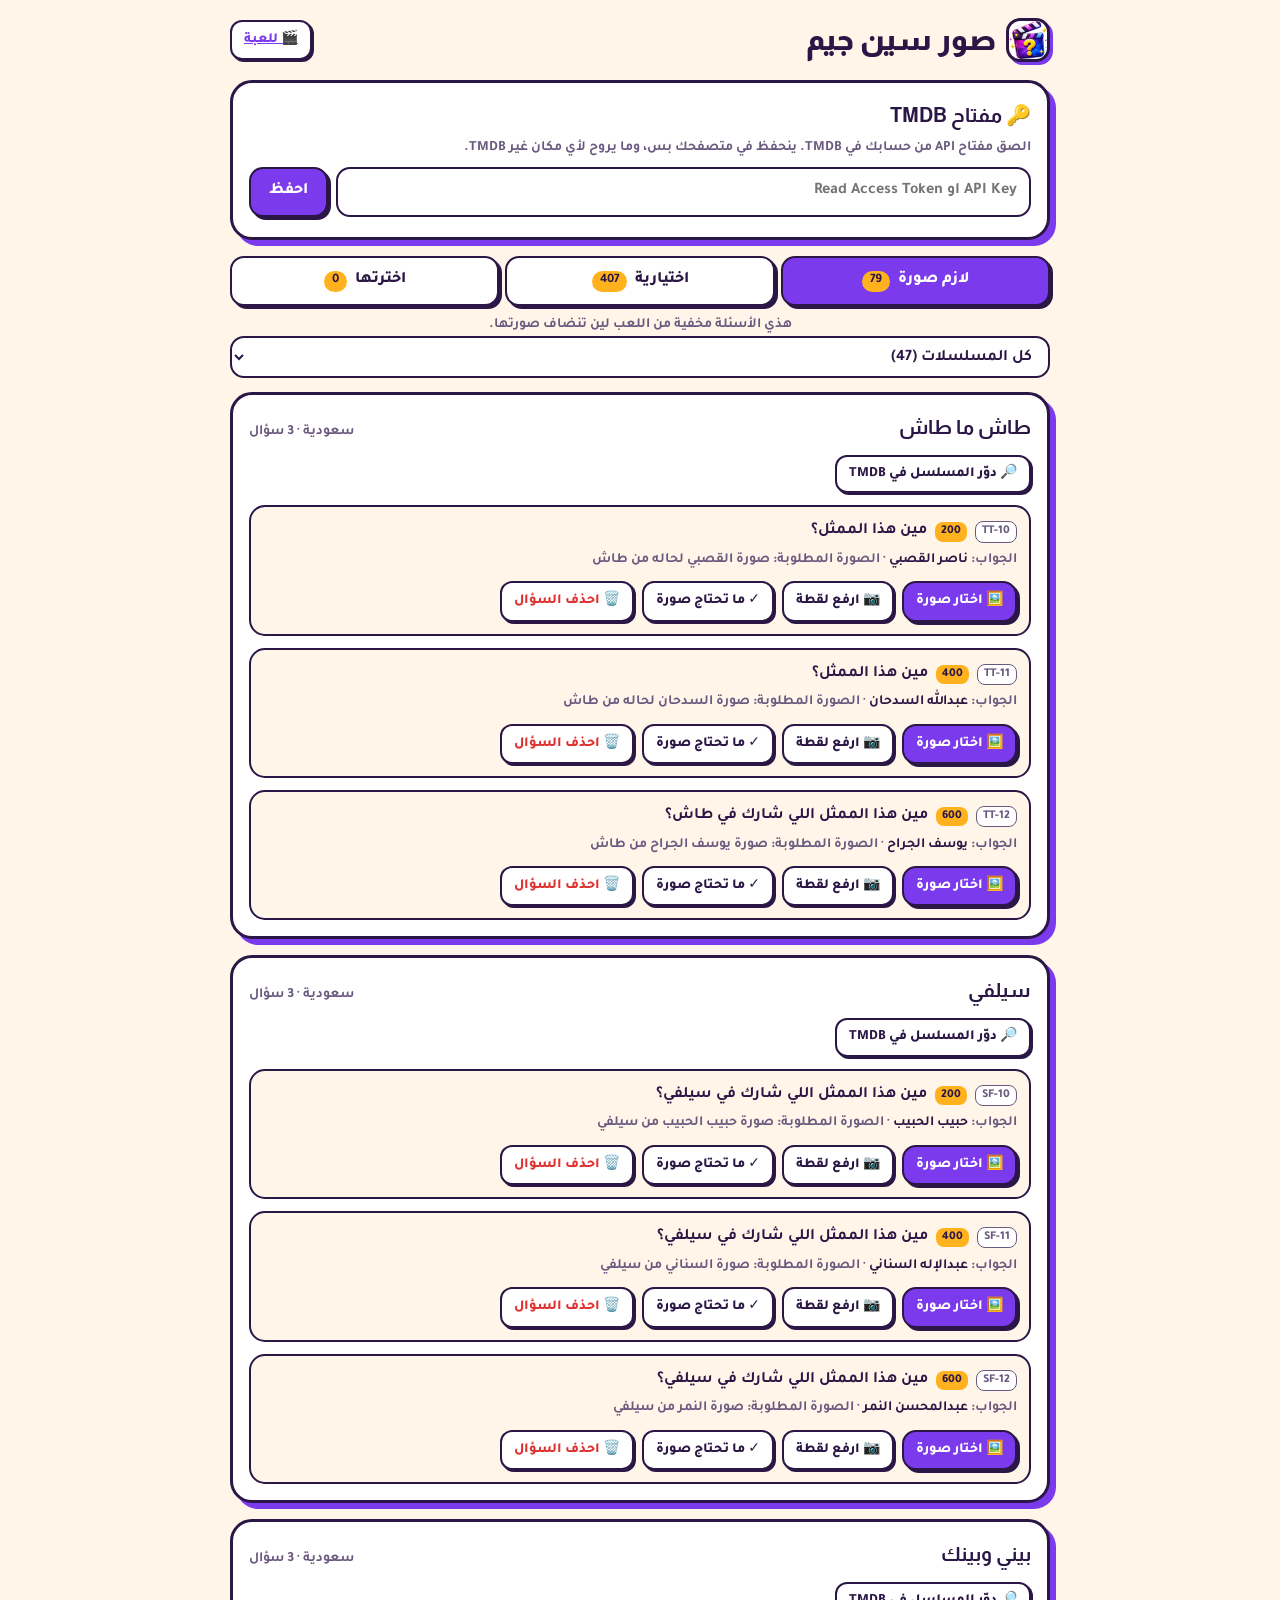
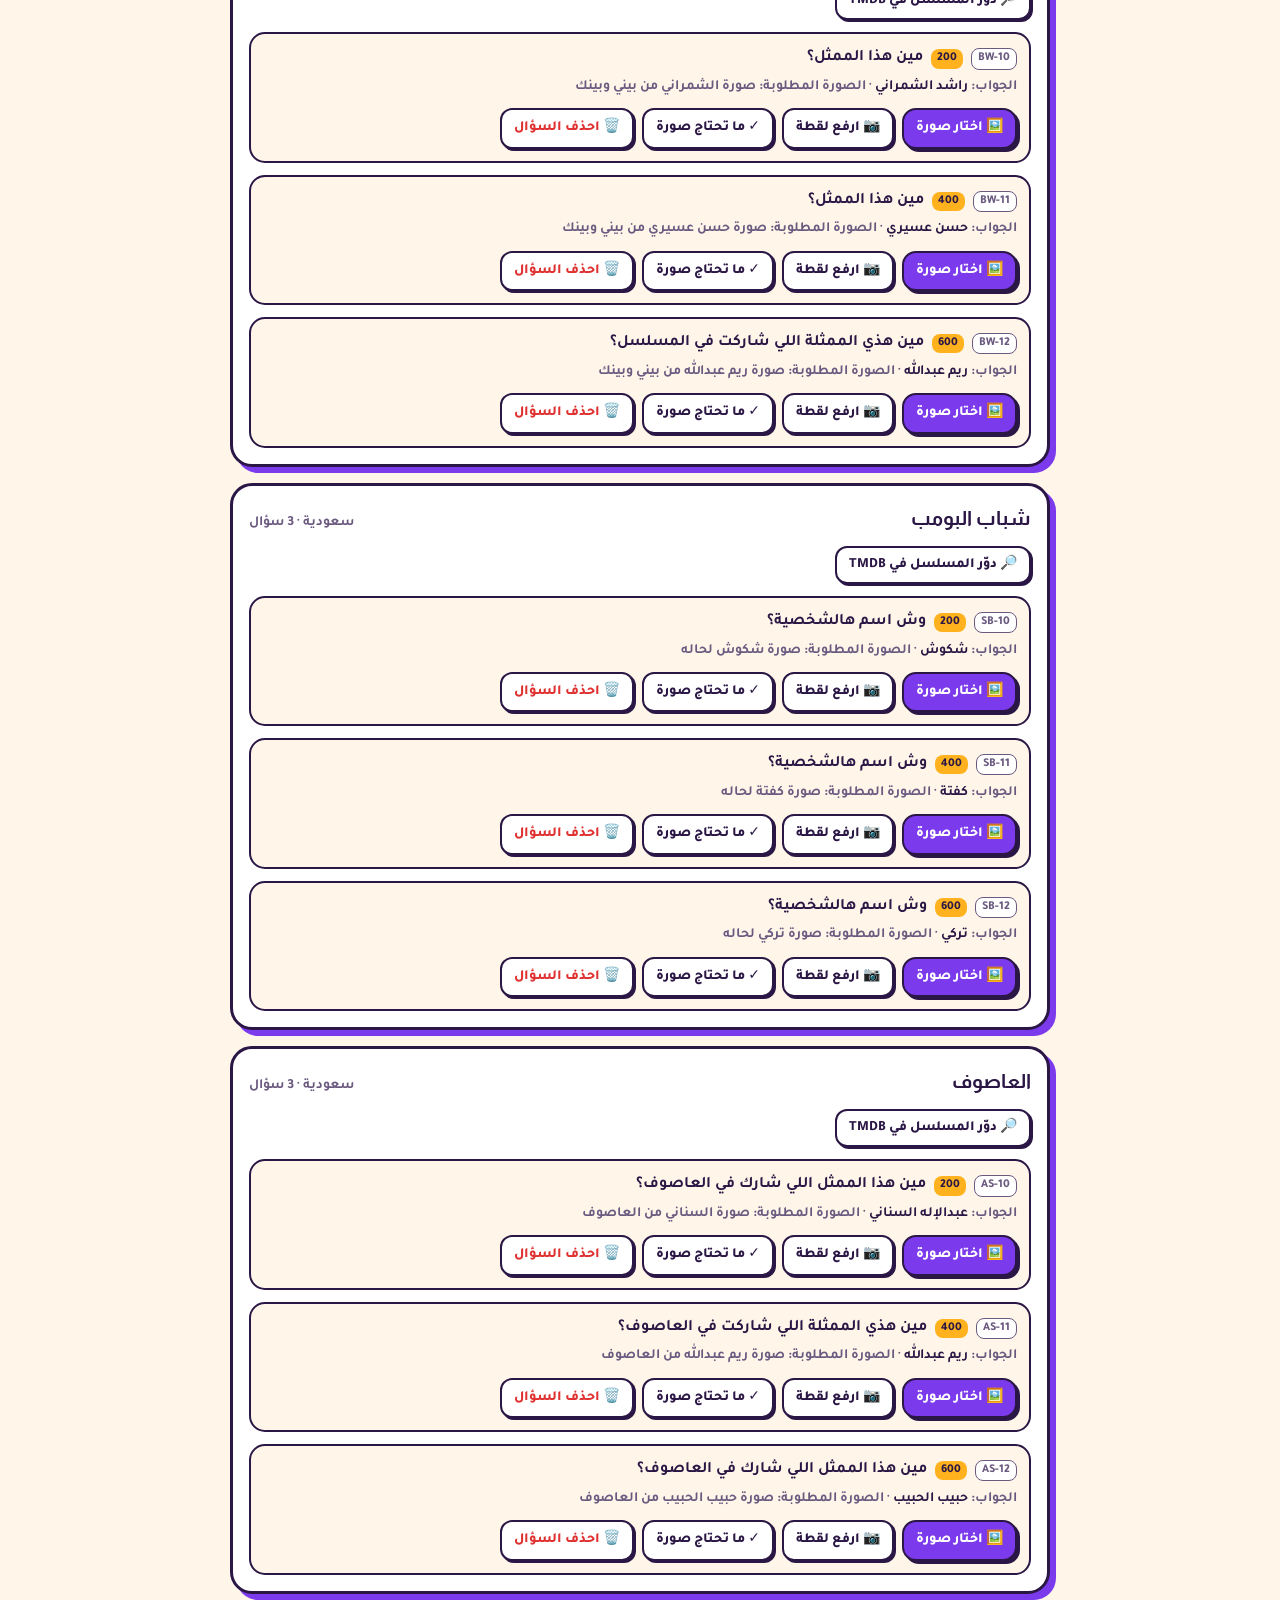
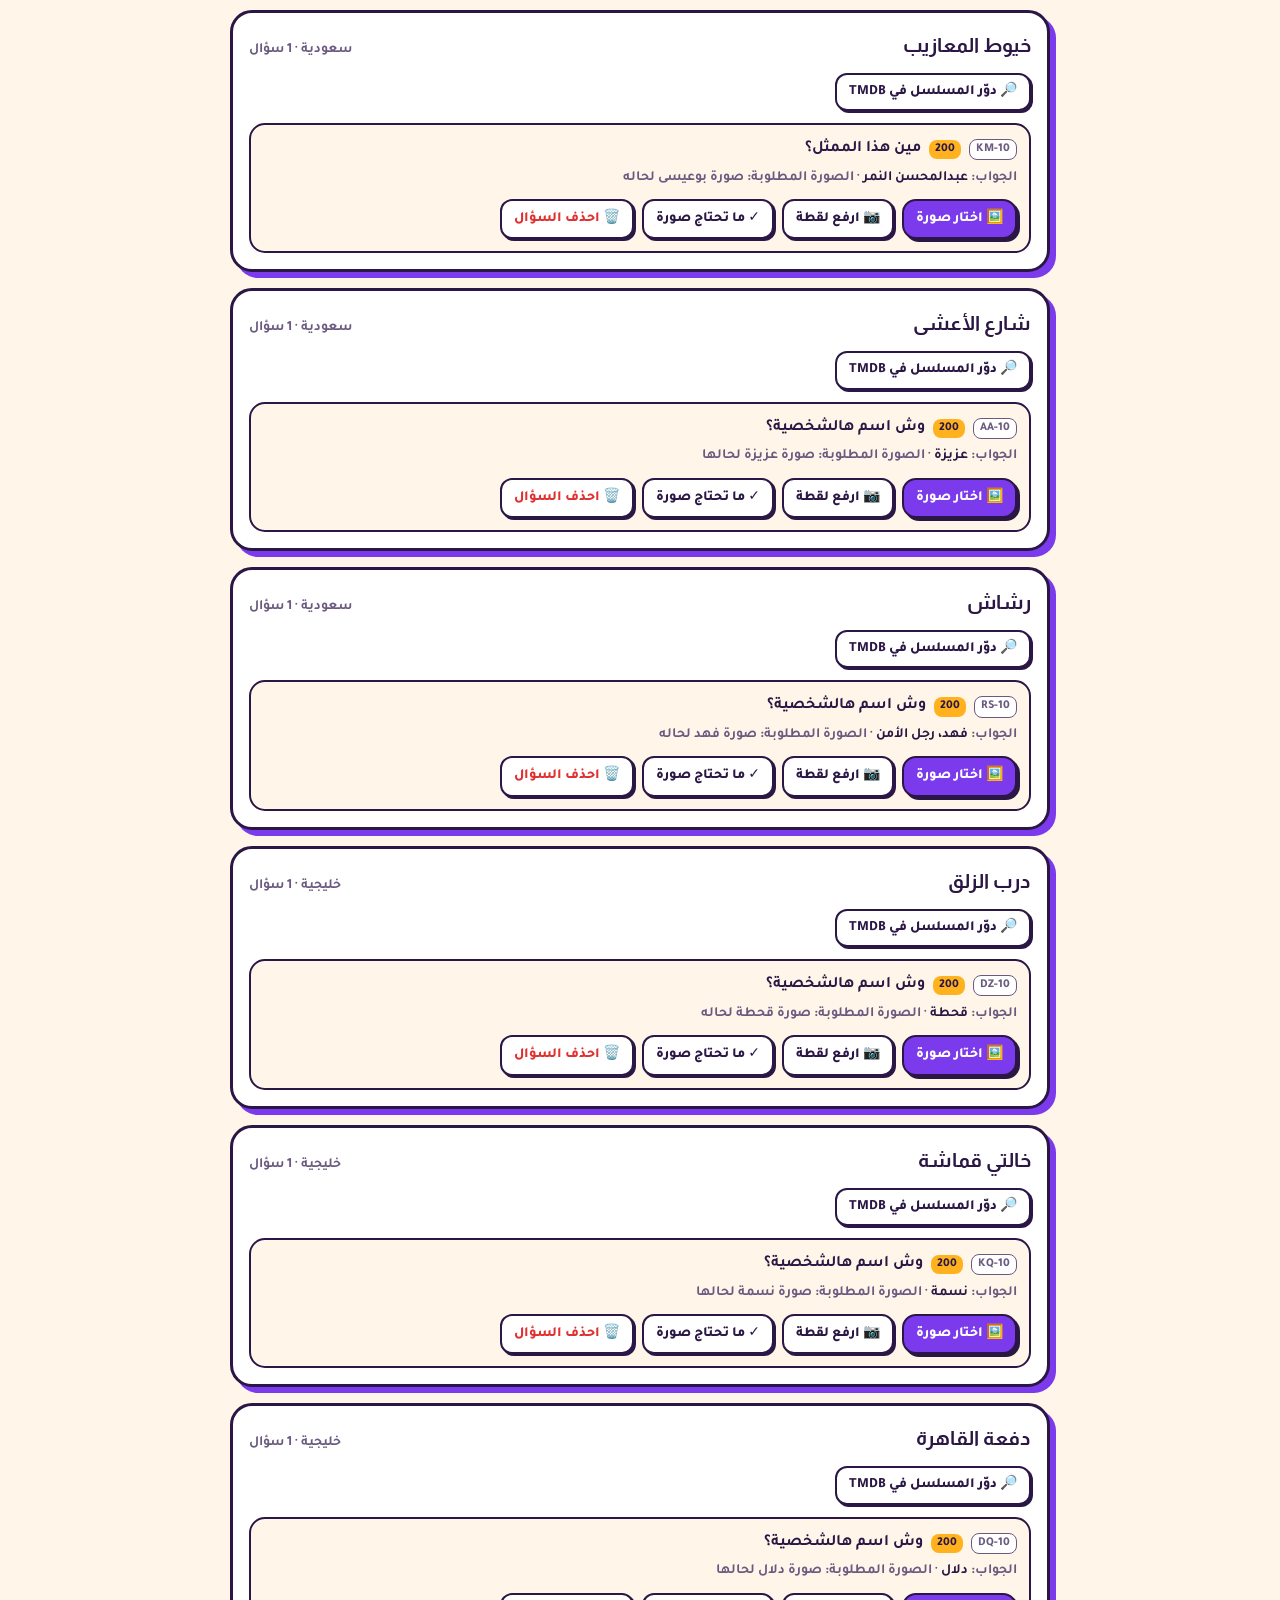
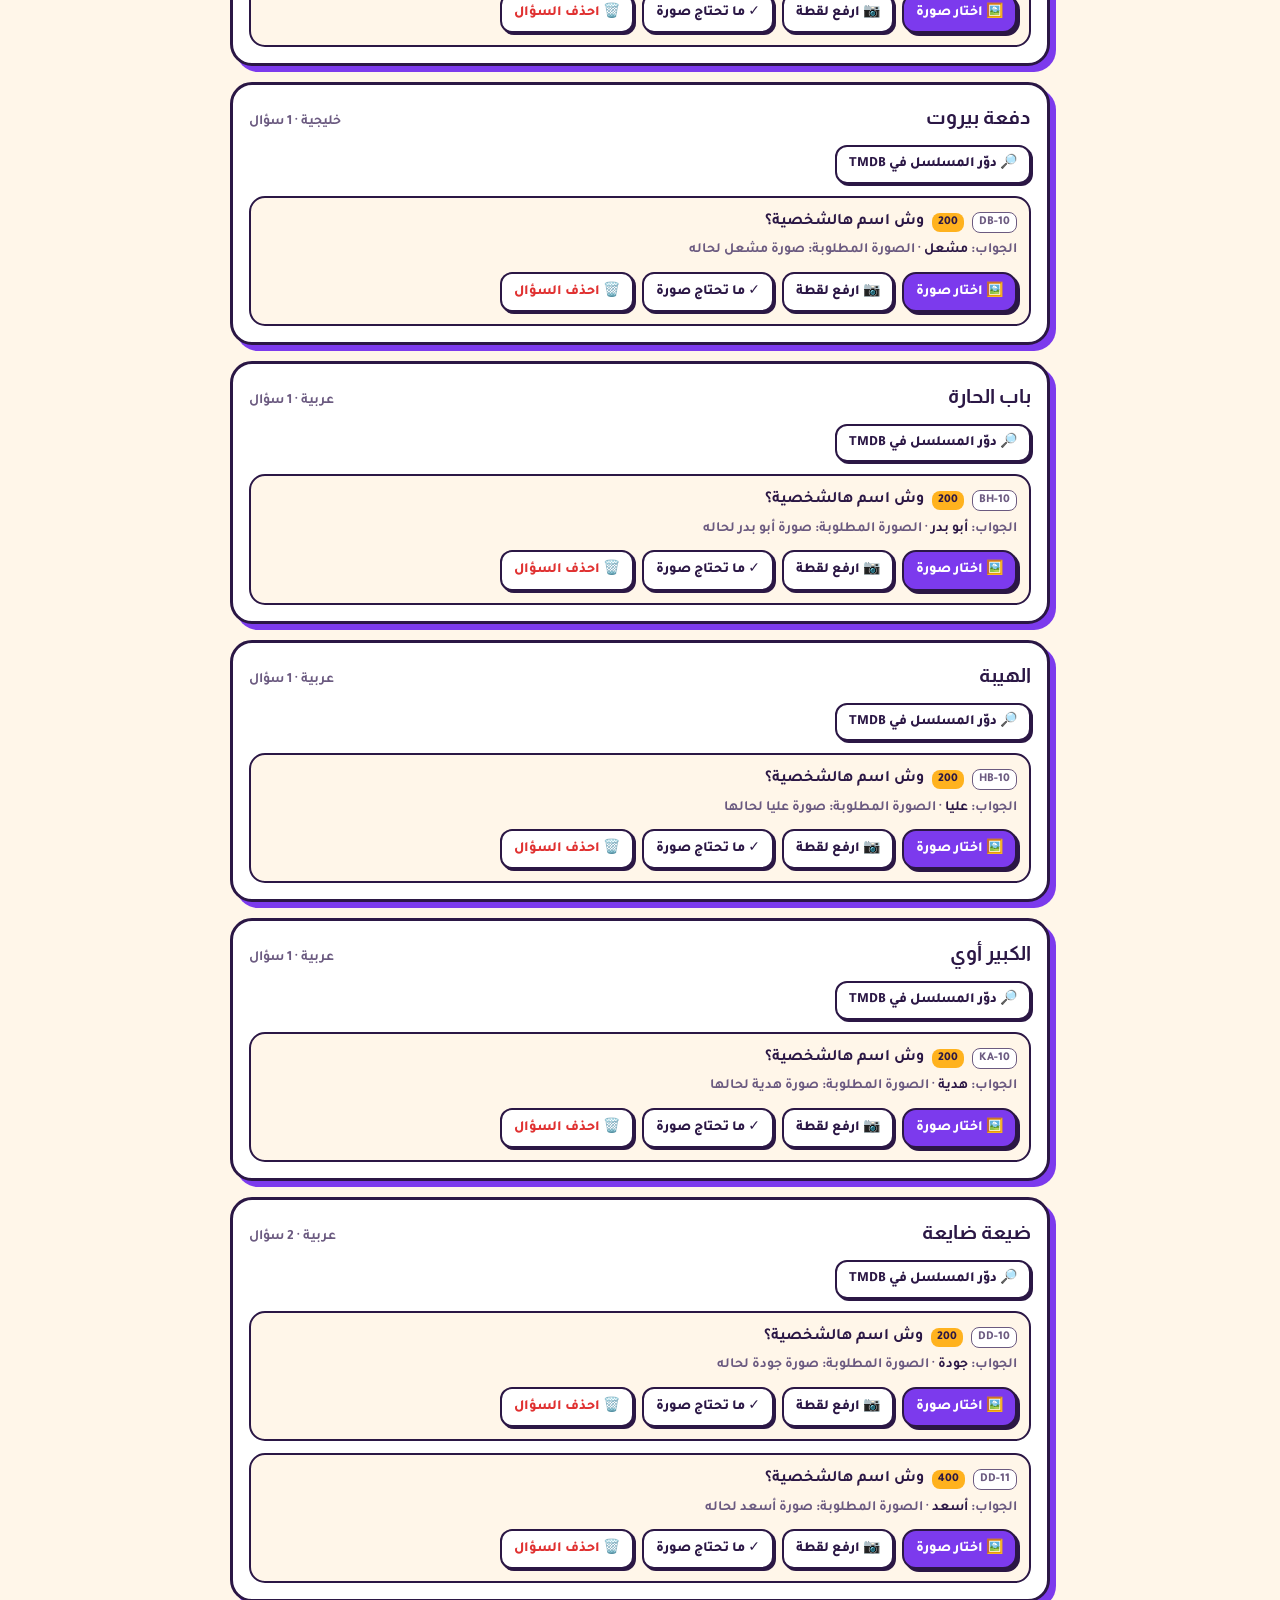
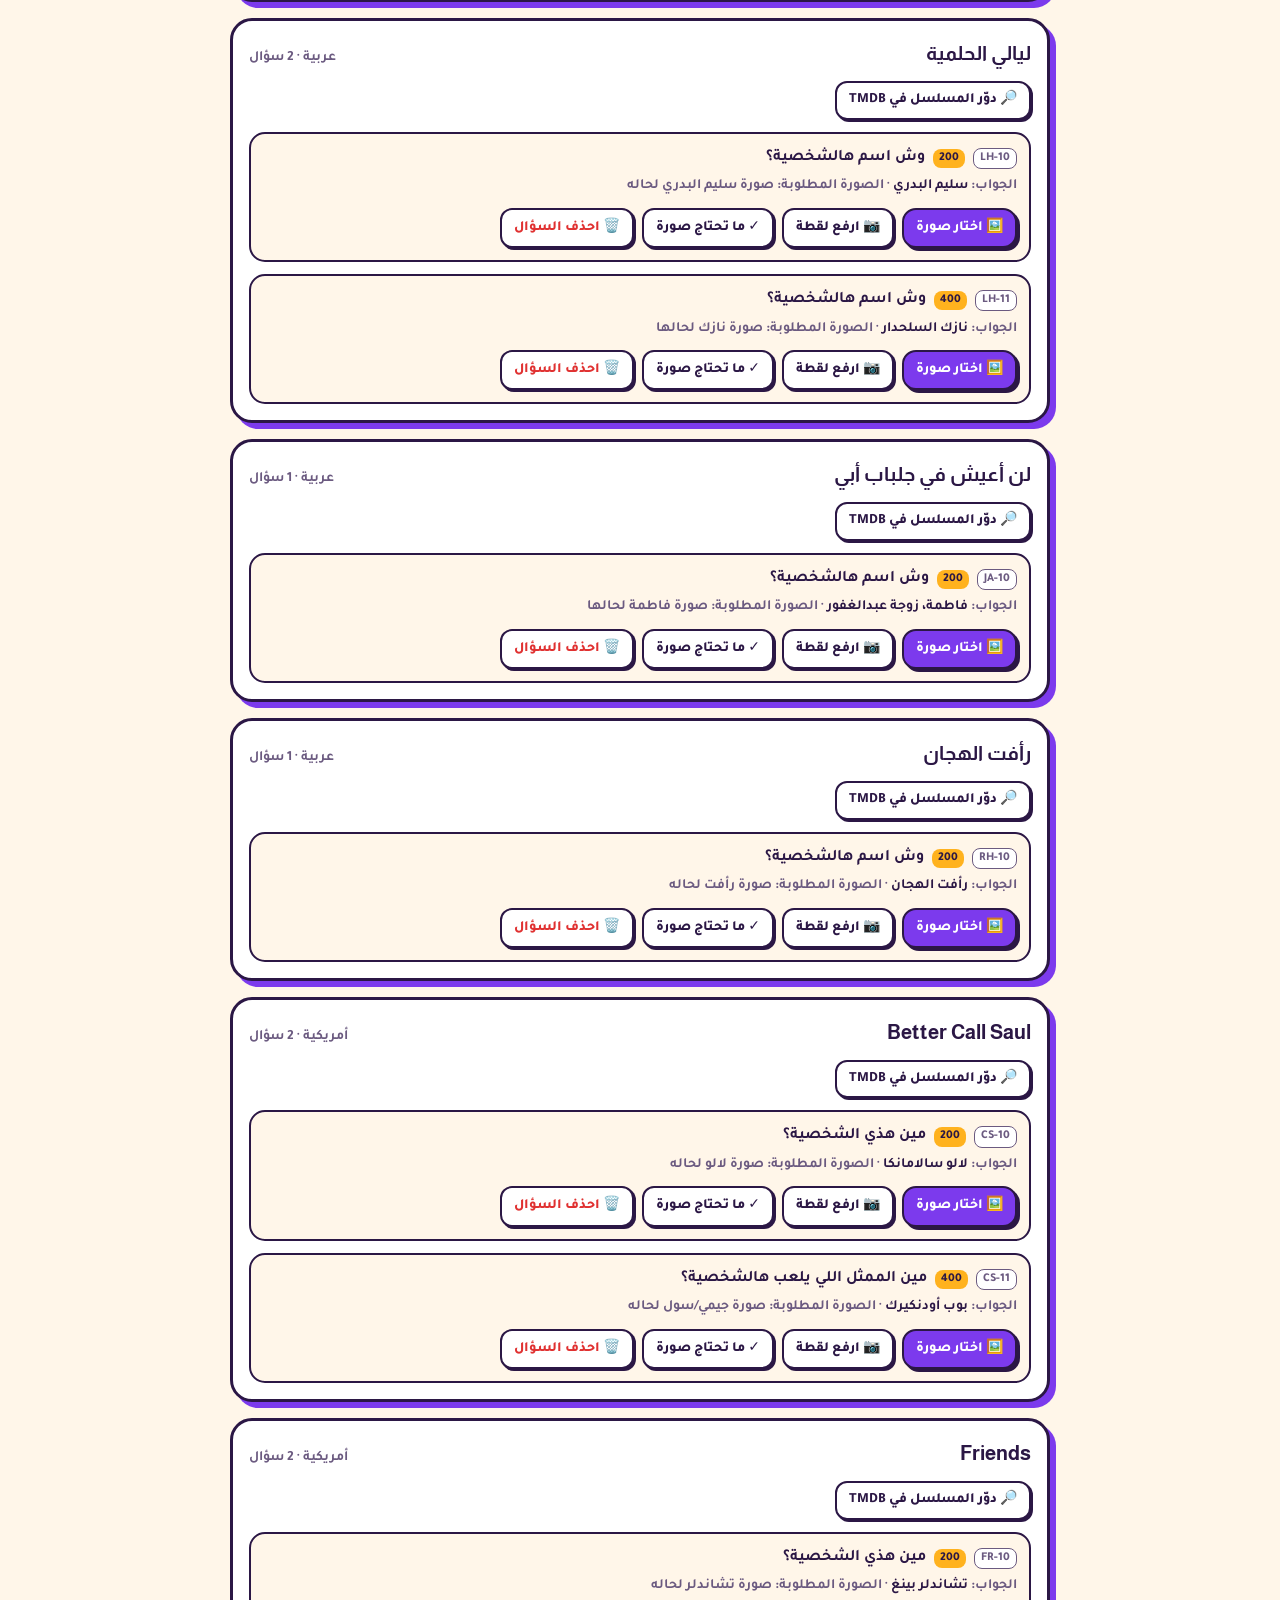
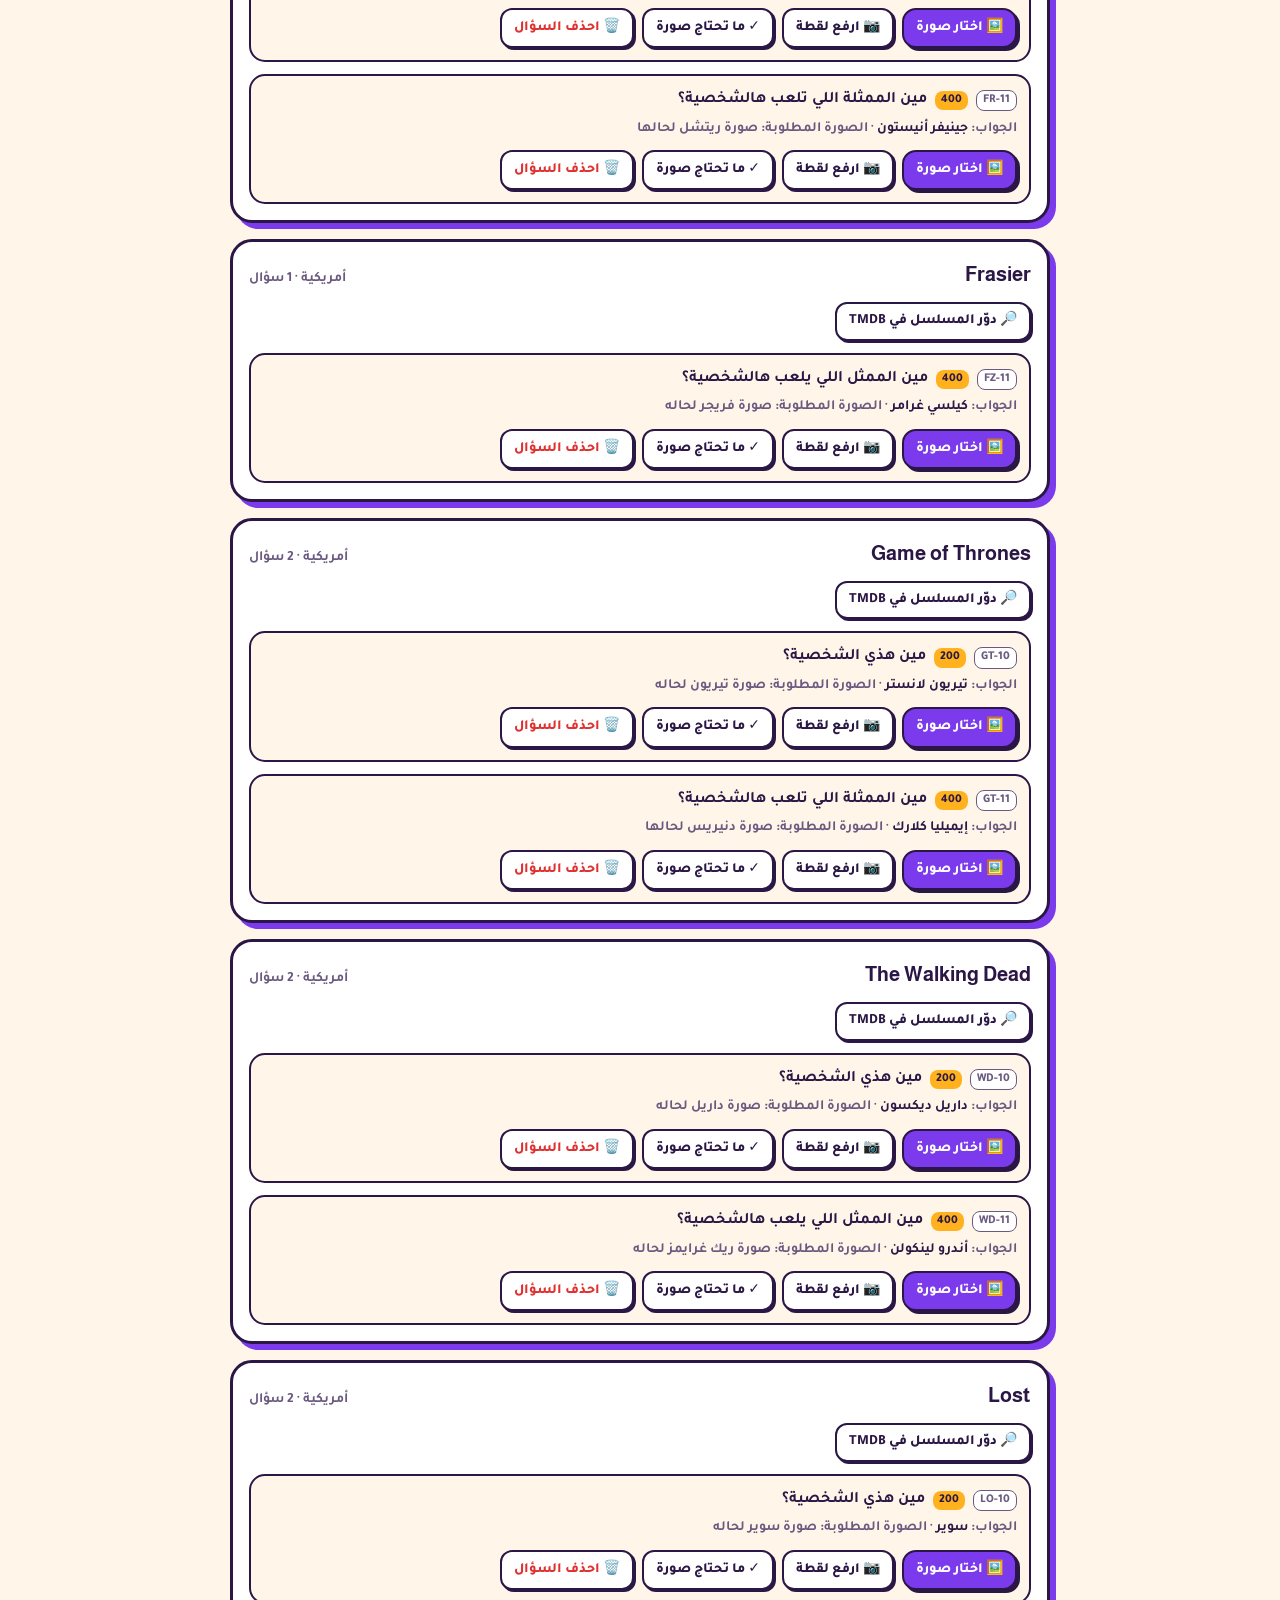
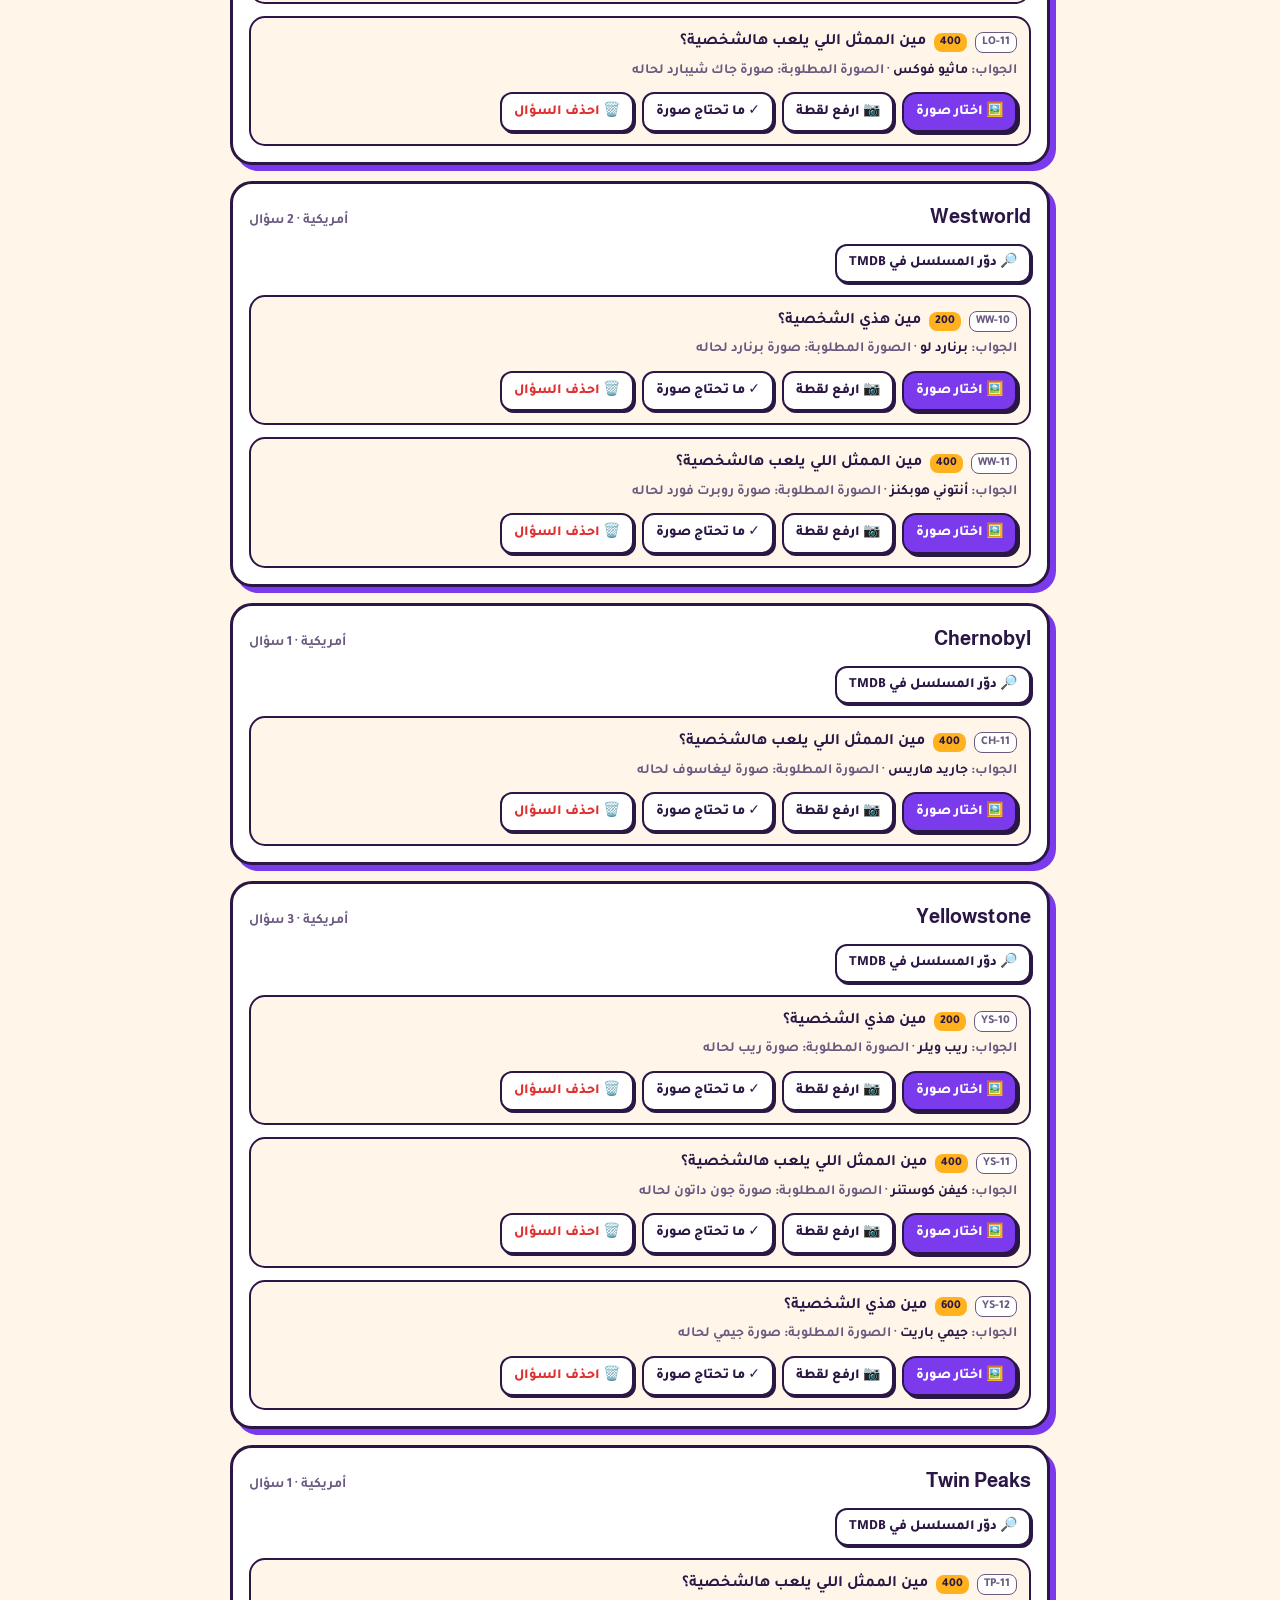
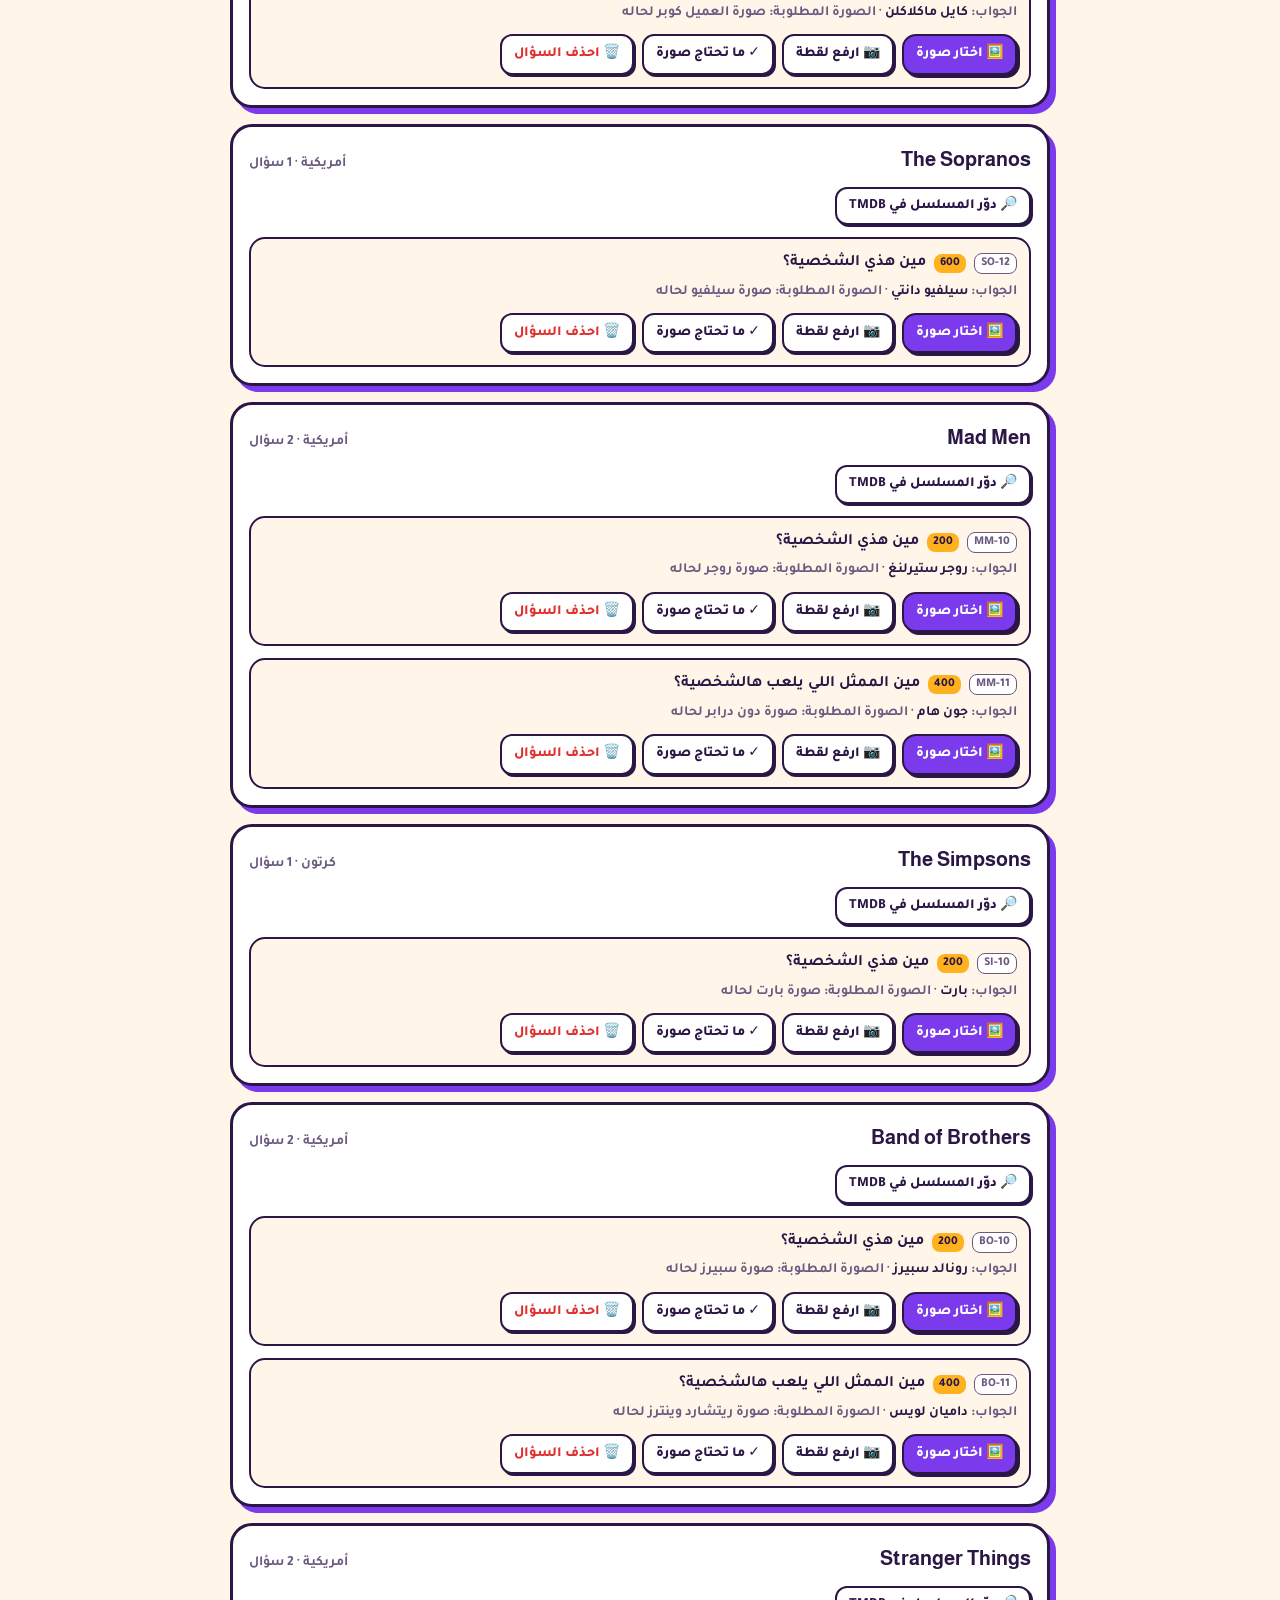
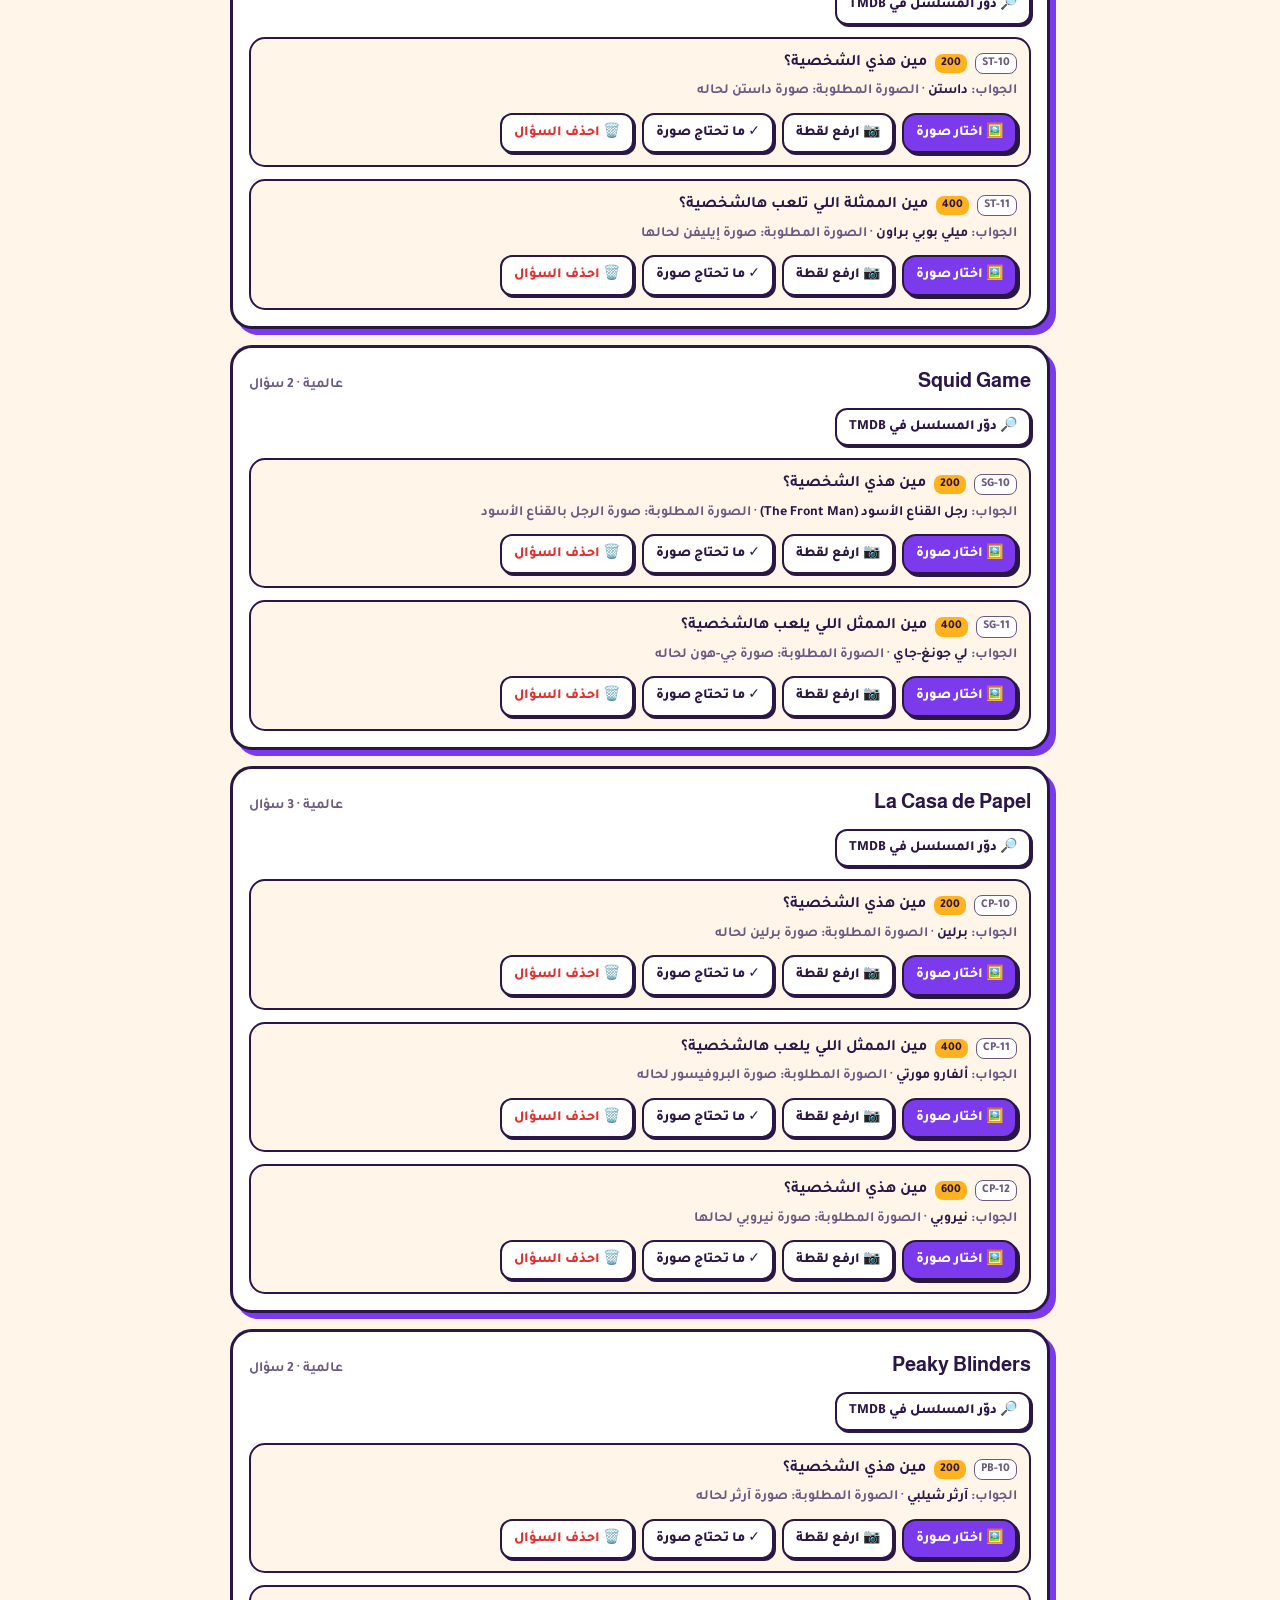
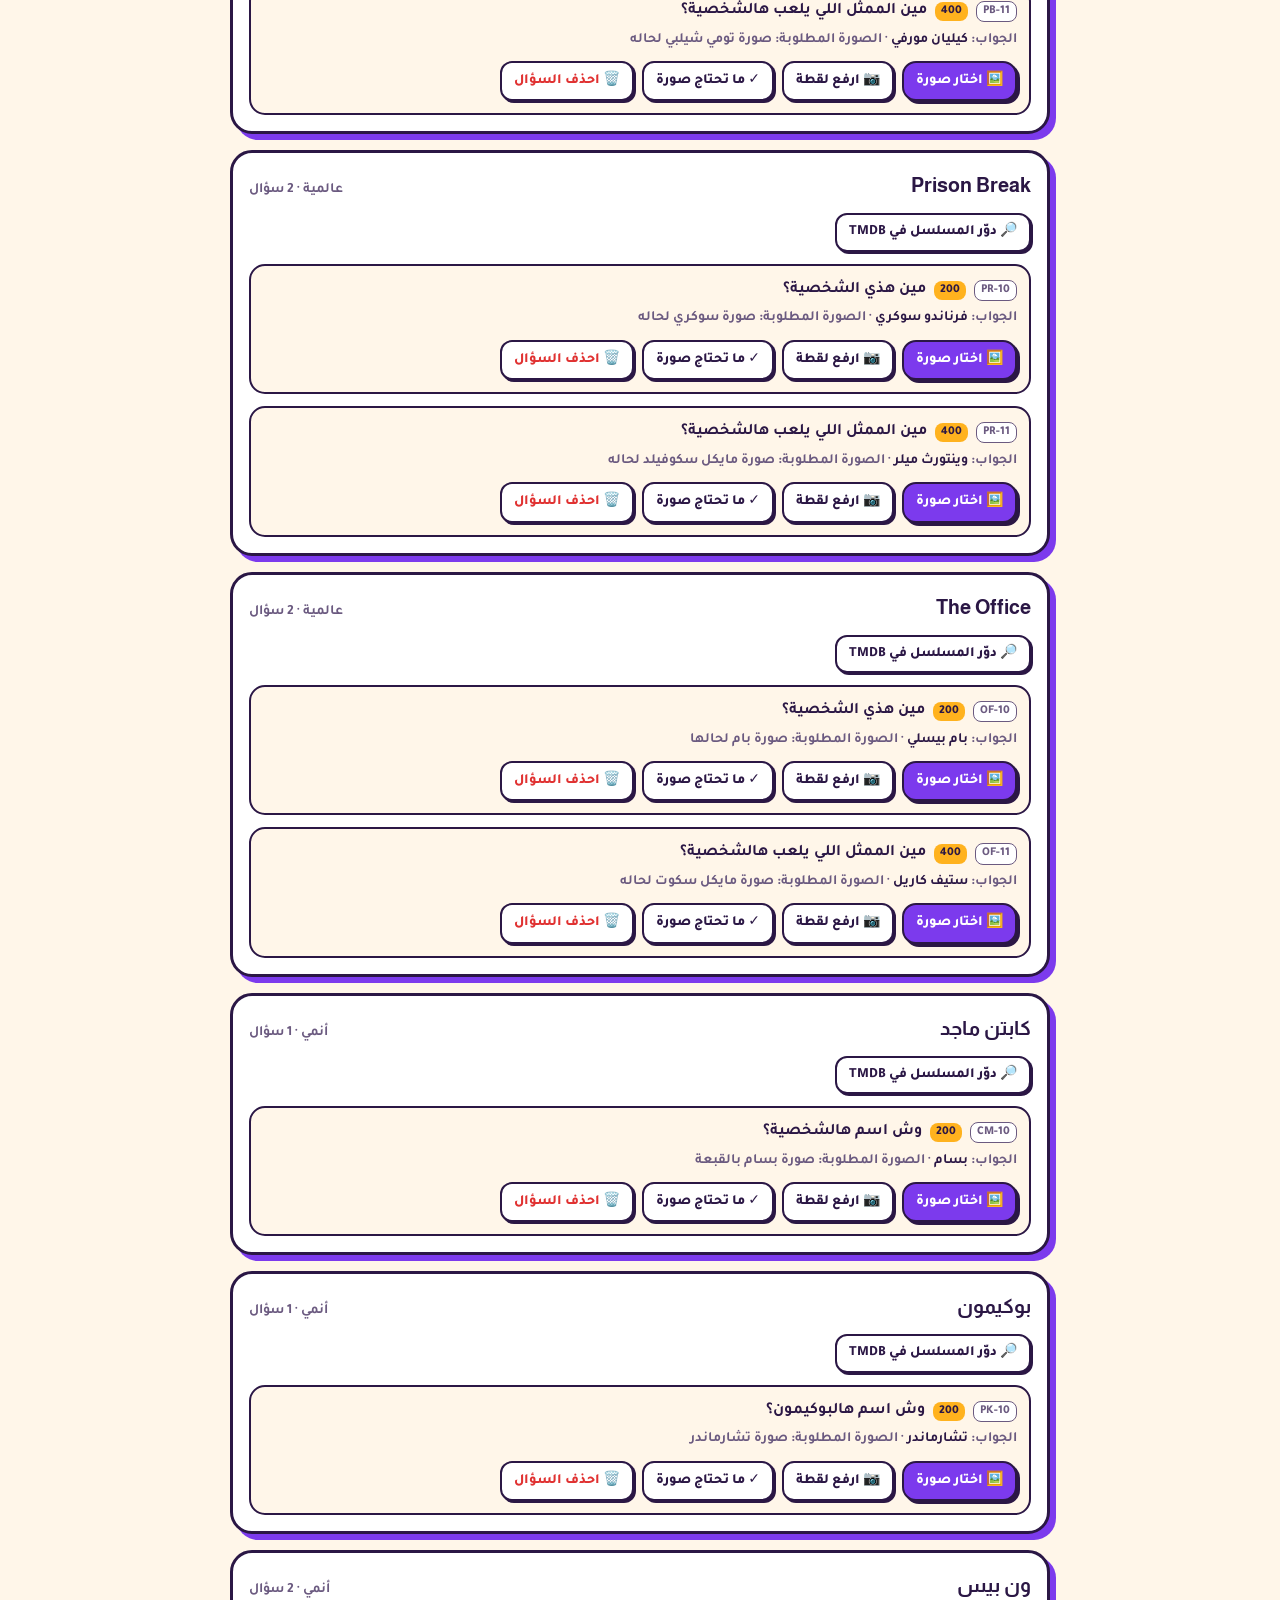
<file: pick/index.html>
<!doctype html>
<html lang="ar" dir="rtl">
<head>
<meta charset="utf-8">
<meta name="viewport" content="width=device-width,initial-scale=1,viewport-fit=cover">
<meta name="robots" content="noindex">
<link rel="icon" type="image/png" sizes="64x64" href="../favicon-64.png">
<title>صور سين جيم · Friday Night</title>
<link rel="preconnect" href="https://fonts.googleapis.com">
<link rel="preconnect" href="https://fonts.gstatic.com" crossorigin>
<link rel="stylesheet" href="https://fonts.googleapis.com/css2?family=Almarai:wght@400;700;800&family=Tajawal:wght@400;500;700;800&display=swap">
<style>
:root{--bg:#fff6e9;--ink:#2b1745;--muted:#6b5a80;--soft:#f6efff;--accent:#7c3aed;--game:#7c3aed;--good:#12a874;--danger:#e03131;--gold:#ffb21e;--pink:#f03e7a;
  --f-display:"Almarai","Tajawal",system-ui,sans-serif;--f-body:"Tajawal","Segoe UI",Tahoma,system-ui,sans-serif;color-scheme:light}
*{box-sizing:border-box}[hidden]{display:none!important}
body{margin:0;background:var(--bg);color:var(--ink);font-family:var(--f-body);font-size:16px;line-height:1.6;padding:0 16px calc(90px + env(safe-area-inset-bottom,0))}
button,input,select{font:inherit;color:inherit}
button{cursor:pointer;border:0;background:none}
a{color:var(--accent)}
.wrap{max-width:820px;margin:0 auto}
header{display:flex;align-items:center;justify-content:space-between;gap:10px;padding:16px 0}
.brand{display:flex;align-items:center;gap:10px;font-family:var(--f-display);font-weight:800;font-size:clamp(22px,6vw,30px);text-decoration:none;color:var(--ink)}
.brand img{width:44px;height:44px;object-fit:contain;background:#fff;border:3px solid var(--ink);border-radius:14px;box-shadow:3px 3px 0 var(--game)}
.card{background:#fff;border:3px solid var(--ink);box-shadow:6px 6px 0 var(--game);border-radius:22px;padding:16px;margin-bottom:16px}
h2{margin:0 0 6px;font-family:var(--f-display);font-size:20px}
h3{margin:0;font-family:var(--f-display);font-size:17px}
.note{color:var(--muted);font-weight:700;font-size:14px;margin:4px 0 0}
.note b{color:var(--ink)}
.err{color:var(--danger);font-weight:800;margin:6px 0 0}
.center{text-align:center}.big{font-family:var(--f-display);font-size:22px;font-weight:800}.mt{margin-top:10px}
.row{display:flex;gap:8px;flex-wrap:wrap;margin-top:8px}
.grow{display:flex;gap:8px;margin-top:8px}.grow .inp{flex:1;min-width:0}
.inp{background:#fff;border:2px solid var(--ink);border-radius:14px;padding:10px 12px;font-weight:700;width:100%}
.field{margin:0 0 14px}
.btn{background:var(--game);color:#fff;border:2px solid var(--ink);box-shadow:3px 3px 0 var(--ink);border-radius:14px;padding:10px 18px;font-weight:800}
.btn:active,.ghost:active{transform:translate(3px,3px);box-shadow:none}
.ghost{background:#fff;border:2px solid var(--ink);box-shadow:2px 2px 0 var(--ink);border-radius:12px;padding:7px 12px;font-weight:800;font-size:14px;display:inline-flex;align-items:center;gap:4px;cursor:pointer}
.ghost.danger{color:var(--danger)}
.sm{padding:6px 12px;font-size:14px}
.tabs{display:flex;gap:6px;flex-wrap:wrap;margin:6px 0 8px}
.tabs button{flex:1;min-width:110px;background:#fff;border:2px solid var(--ink);box-shadow:3px 3px 0 var(--ink);border-radius:14px;padding:10px 8px;font-weight:800}
.tabs button.on{background:var(--game);color:#fff}
.tabs b{display:inline-block;background:var(--gold);color:var(--ink);border-radius:999px;padding:0 8px;margin-inline-start:4px;font-size:13px}
.shead{display:flex;justify-content:space-between;align-items:baseline;gap:8px;flex-wrap:wrap}
.link{margin:6px 0 4px;font-weight:700}
.q{border:2px solid var(--ink);border-radius:16px;padding:12px;margin-top:12px;background:var(--bg)}
.q.done{background:#eefaf3}
.qt{display:flex;gap:8px;align-items:baseline;flex-wrap:wrap}
.qt .code{font-size:12px;font-weight:800;color:var(--muted);background:#fff;border:1.5px solid var(--muted);border-radius:8px;padding:0 6px}
.qt .pts{font-size:12px;font-weight:800;background:var(--gold);border-radius:8px;padding:0 6px}
.acts{display:flex;gap:8px;flex-wrap:wrap;margin-top:10px}
.upl input{display:none}
.chosen{display:block;margin-top:10px;max-width:220px;width:100%;border-radius:12px;border:2px solid var(--ink)}
.tag{display:inline-block;margin-top:10px;font-weight:800;border:2px solid var(--ink);border-radius:999px;padding:2px 12px;background:#fff}
.tag.delete{color:var(--danger)}
.results{display:grid;grid-template-columns:repeat(auto-fill,minmax(150px,1fr));gap:8px;margin-top:8px}
.results button{display:flex;gap:8px;align-items:center;text-align:start;background:#fff;border:2px solid var(--ink);border-radius:12px;padding:6px;font-weight:800;font-size:14px}
.results img{width:46px;height:68px;object-fit:cover;border-radius:6px;background:var(--soft);flex:none}
.results small{display:block;color:var(--muted);font-weight:700;font-size:12px}
.grid{display:grid;gap:8px;margin-top:10px;grid-template-columns:repeat(auto-fill,minmax(160px,1fr))}
.grid.poster,.grid.profile{grid-template-columns:repeat(auto-fill,minmax(110px,1fr))}
.grid button{border:2px solid var(--ink);border-radius:12px;overflow:hidden;background:var(--soft);padding:0;line-height:0}
.grid button:hover{outline:4px solid var(--gold)}
.grid img{width:100%;height:auto;display:block}
.cast{display:grid;gap:8px;margin-top:10px;grid-template-columns:repeat(auto-fill,minmax(150px,1fr))}
.cast button{display:flex;gap:8px;align-items:center;text-align:start;background:#fff;border:2px solid var(--ink);border-radius:12px;padding:6px;font-weight:800;font-size:14px}
.cast img{width:48px;height:48px;object-fit:cover;border-radius:50%;background:var(--soft);flex:none}
.cast small{display:block;color:var(--muted);font-weight:700;font-size:12px}
.tmdb{text-align:center;color:var(--muted);font-size:12px;font-weight:700;margin:24px 0}
.bar{position:fixed;left:12px;right:12px;bottom:calc(12px + env(safe-area-inset-bottom,0px));max-width:560px;margin:0 auto;z-index:20;display:flex;justify-content:space-between;align-items:center;gap:10px;background:var(--ink);color:#fff;border-radius:18px;padding:10px 12px 10px 16px;box-shadow:5px 5px 0 var(--gold)}
.bar b{color:var(--gold)}
.modal{position:fixed;inset:0;z-index:30;background:rgba(43,23,69,.55);display:grid;place-items:center;padding:16px}
.modal .card{max-width:520px;width:100%}
.modal ol{padding-inline-start:20px;margin:8px 0;font-weight:700}
</style>
</head>
<body>
<div class="wrap">
  <header>
    <a class="brand" href="../"><img src="../icons/seenjeem.png" alt="">صور سين جيم</a>
    <a class="ghost" href="../seenjeem/">🎬 للعبة</a>
  </header>
  <main id="app"><div class="card center"><p class="big">لحظة…</p></div></main>
</div>
<div class="bar" id="bar" hidden></div>
<div class="modal" id="done" hidden>
  <div class="card">
    <h2>✅ نزل الملف</h2>
    <p class="note">الحين ارفعه للمشروع، والموقع يحدّث نفسه تلقائي خلال دقيقتين تقريباً:</p>
    <ol>
      <li>افتح <a href="https://github.com/fridaynight-sa/fridaynight-sa.github.io/upload/main/picks" target="_blank" rel="noopener">صفحة الرفع في GitHub</a>.</li>
      <li>اسحب الملف <b dir="ltr">picks-….json</b> أو اختاره من التنزيلات.</li>
      <li>اضغط <b>Commit changes</b>.</li>
    </ol>
    <p class="note">بعدها الصور تتصغّر وتنحط في اللعبة، والأسئلة اللي اخترت لها صورة ترجع تطلع. وإذا فتحت هالصفحة بعدين، اللي تم رفعه يختفي من القائمة.</p>
    <button type="button" class="btn mt" data-act="closedone">تمام</button>
  </div>
</div>
<script src="app.js"></script>
</body>
</html>
</file>
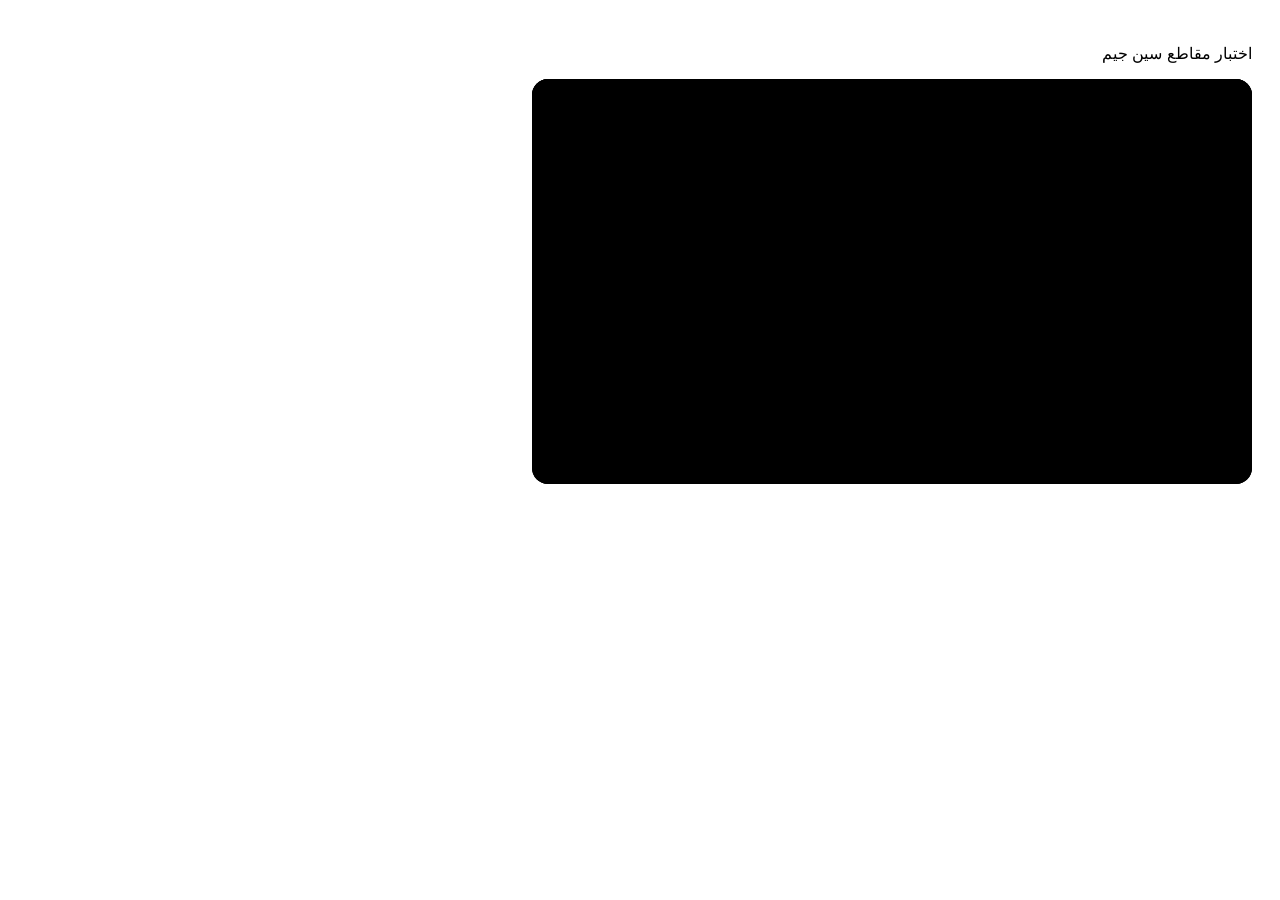
<file: test-yt.html>
<!doctype html><html dir="rtl"><head><meta charset="utf-8"><meta name="viewport" content="width=device-width,initial-scale=1"><title>yt test</title><style>body{font-family:sans-serif;padding:20px}.ytslot{width:100%;max-width:720px;aspect-ratio:16/9;background:#000;border-radius:16px}
.ythint{margin:0}
.ytf{position:fixed;z-index:2147483000;border-radius:16px;overflow:hidden;background:#000}
.ytf iframe,.ytf>div:first-child{position:absolute;inset:0;width:100%;height:100%;border:0}
.ytf .ytmask{position:absolute;left:0;right:0;top:0;height:24%;background:linear-gradient(#000 55%,transparent)}
.ytf .ytcover{position:absolute;inset:0;display:flex;align-items:center;justify-content:center;flex-direction:column;gap:6px;background:#000e;color:#fff;font:800 20px var(--f-body,sans-serif);cursor:pointer;border:0;width:100%}
.ytf .ytcover[hidden]{display:none}
.ytf .ytcover small{font-weight:500;font-size:14px;opacity:.75}
</style></head><body>
<p>اختبار مقاطع سين جيم</p>
<div class="ytslot" data-yt="I4MCAOd-tmg|38|57"></div>
<script>window.STATES=[];/* YouTube clips: one floating player kept over the visible .ytslot, so
   re-rendering the card never restarts it. Title bar is masked, and when
   the clip reaches its end a cover hides YouTube's suggestions. */
let YTF=null,YTQ=[];
function ytAPI(cb){if(window.YT&&YT.Player){cb();return}YTQ.push(cb);if(YTQ.length>1)return;
  const prev=window.onYouTubeIframeAPIReady;window.onYouTubeIframeAPIReady=()=>{prev&&prev();const q=YTQ;YTQ=[];q.forEach(f=>f())};
  const t=document.createElement("script");t.src="https://www.youtube.com/iframe_api";document.head.appendChild(t)}
function ytKill(){if(!YTF)return;try{YTF.p&&YTF.p.destroy()}catch(e){}YTF.el.remove();YTF=null}
function ytMake(key){
  const [v,s,e]=key.split("|"),st=+s||0,en=+e||0;
  const el=document.createElement("div");el.className="ytf";
  el.innerHTML='<div></div><div class="ytmask"></div><button type="button" class="ytcover" hidden>▶ شغّل المقطع مرة ثانية<small>انتهى المقطع</small></button>';
  document.body.appendChild(el);
  const o={key,el,p:null};
  const cover=el.querySelector(".ytcover");
  cover.onclick=()=>{cover.hidden=true;try{o.p.seekTo(st,true);o.p.playVideo()}catch(x){}};
  ytAPI(()=>{if(YTF!==o)return;
    o.p=new YT.Player(el.firstChild,{videoId:v,
      playerVars:{start:st,end:en||undefined,controls:0,rel:0,modestbranding:1,playsinline:1,iv_load_policy:3,disablekb:1,fs:0,cc_load_policy:0},
      events:{onStateChange:ev=>{STATES.push(ev.data);if(ev.data===0){cover.hidden=false}}}});
    const chk=setInterval(()=>{if(YTF!==o){clearInterval(chk);return}try{if(en&&o.p.getCurrentTime&&o.p.getCurrentTime()>=en-0.15&&o.p.getPlayerState()===1){o.p.pauseVideo();cover.hidden=false}}catch(x){}},200);
  });
  return o;
}
(function ytLoop(){requestAnimationFrame(ytLoop);
  const slot=[...document.querySelectorAll(".ytslot")].find(x=>x.offsetParent!==null&&x.getClientRects().length);
  if(!slot){ytKill();return}
  const key=slot.dataset.yt;if(!YTF||YTF.key!==key){ytKill();YTF=ytMake(key)}
  const r=slot.getBoundingClientRect(),st=YTF.el.style;
  const box=`${r.left}px|${r.top}px|${r.width}px|${r.height}px`;if(YTF.box!==box){YTF.box=box;st.left=r.left+"px";st.top=r.top+"px";st.width=r.width+"px";st.height=r.height+"px"}
})();
</script></body></html>
</file>
